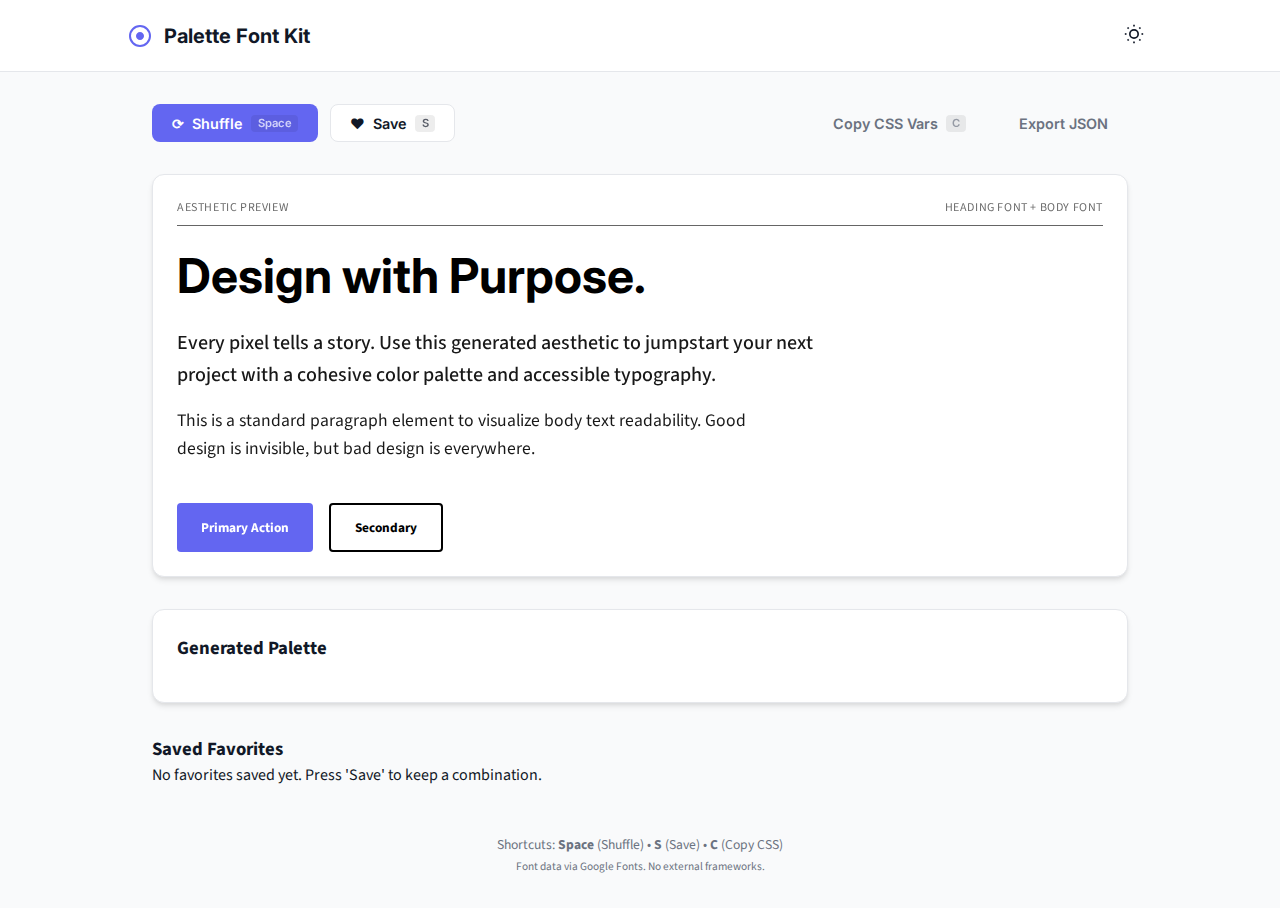
<file: first/index.html>
<!DOCTYPE html>
<html lang="en">
  <head>
    <meta charset="UTF-8" />
    <meta name="viewport" content="width=device-width, initial-scale=1.0" />
    <title>Palette Font Kit | Random Aesthetic Generator</title>
    <meta
      name="description"
      content="A tool for designers and developers to generate accessible color palettes and font pairings." />

    <link rel="preconnect" href="https://fonts.googleapis.com" />
    <link rel="preconnect" href="https://fonts.gstatic.com" crossorigin />
    <link
      href="https://fonts.googleapis.com/css2?family=Inter:wght@600;700&family=Source+Sans+3:wght@400;600&display=swap"
      rel="stylesheet" />

    <link id="dynamic-fonts" rel="stylesheet" href="" />
    <link rel="stylesheet" href="style.css" />
  </head>
  <body>
    <header class="app-header">
      <div class="header-content">
        <div class="logo">
          <svg width="24" height="24" viewBox="0 0 24 24" fill="none" xmlns="http://www.w3.org/2000/svg">
            <path
              d="M12 22C17.5228 22 22 17.5228 22 12C22 6.47715 17.5228 2 12 2C6.47715 2 2 6.47715 2 12C2 17.5228 6.47715 22 12 22Z"
              stroke="currentColor"
              stroke-width="2" />
            <path
              d="M16 12C16 14.2091 14.2091 16 12 16C9.79086 16 8 14.2091 8 12C8 9.79086 9.79086 8 12 8C14.2091 8 16 9.79086 16 12Z"
              fill="currentColor" />
          </svg>
          <h1>Palette Font Kit</h1>
        </div>
        <button id="theme-toggle" class="btn-icon" aria-label="Toggle Dark Mode" aria-pressed="false">
          <svg
            class="icon-sun"
            width="20"
            height="20"
            viewBox="0 0 24 24"
            fill="none"
            stroke="currentColor"
            stroke-width="2">
            <circle cx="12" cy="12" r="5"></circle>
            <line x1="12" y1="1" x2="12" y2="3"></line>
            <line x1="12" y1="21" x2="12" y2="23"></line>
            <line x1="4.22" y1="4.22" x2="5.64" y2="5.64"></line>
            <line x1="18.36" y1="18.36" x2="19.78" y2="19.78"></line>
            <line x1="1" y1="12" x2="3" y2="12"></line>
            <line x1="21" y1="12" x2="23" y2="12"></line>
            <line x1="4.22" y1="19.78" x2="5.64" y2="18.36"></line>
            <line x1="18.36" y1="5.64" x2="19.78" y2="4.22"></line>
          </svg>
          <svg
            class="icon-moon"
            width="20"
            height="20"
            viewBox="0 0 24 24"
            fill="none"
            stroke="currentColor"
            stroke-width="2"
            style="display: none">
            <path d="M21 12.79A9 9 0 1 1 11.21 3 7 7 0 0 0 21 12.79z"></path>
          </svg>
        </button>
      </div>
    </header>

    <main class="app-layout">
      <section class="controls" aria-label="Generator Controls">
        <div class="control-group">
          <button id="btn-shuffle" class="btn btn-primary">
            <span class="icon">⟳</span> Shuffle <span class="kbd">Space</span>
          </button>
          <button id="btn-save" class="btn btn-secondary">
            <span class="icon">♥</span> Save <span class="kbd">S</span>
          </button>
        </div>
        <div class="control-group">
          <button id="btn-copy-css" class="btn btn-outline">Copy CSS Vars <span class="kbd">C</span></button>
          <button id="btn-export-json" class="btn btn-outline">Export JSON</button>
        </div>
      </section>

      <section class="card preview-container" id="preview-card" aria-label="Live Preview">
        <div class="preview-header">
          <span class="badge">Aesthetic Preview</span>
          <div class="font-info">
            <span id="label-heading-font">Heading Font</span> +
            <span id="label-body-font">Body Font</span>
          </div>
        </div>
        <div class="preview-content">
          <h2 contenteditable="true">Design with Purpose.</h2>
          <p contenteditable="true" class="lead">
            Every pixel tells a story. Use this generated aesthetic to jumpstart your next project with a cohesive color
            palette and accessible typography.
          </p>
          <p contenteditable="true">
            This is a standard paragraph element to visualize body text readability. Good design is invisible, but bad
            design is everywhere.
          </p>
          <div class="preview-actions">
            <button class="preview-btn">Primary Action</button>
            <button class="preview-btn-sec">Secondary</button>
          </div>
        </div>
      </section>

      <section class="card palette-section" aria-label="Generated Palette">
        <h3>Generated Palette</h3>
        <div class="palette-grid" id="palette-grid"></div>
      </section>

      <section class="favorites-section" aria-label="Saved Favorites">
        <h3>Saved Favorites</h3>
        <div id="favorites-list" class="favorites-list">
          <p class="empty-state">No favorites saved yet. Press 'Save' to keep a combination.</p>
        </div>
      </section>
    </main>

    <footer class="app-footer">
      <p>
        Shortcuts: <strong>Space</strong> (Shuffle) &bull; <strong>S</strong> (Save) &bull; <strong>C</strong> (Copy
        CSS)
      </p>
      <p><small>Font data via Google Fonts. No external frameworks.</small></p>
    </footer>

    <div id="toast" class="toast" role="status" aria-hidden="true">Action Successful</div>

    <script>
      /* Paste JS Block Here */
    </script>
  </body>
</html>
</file>
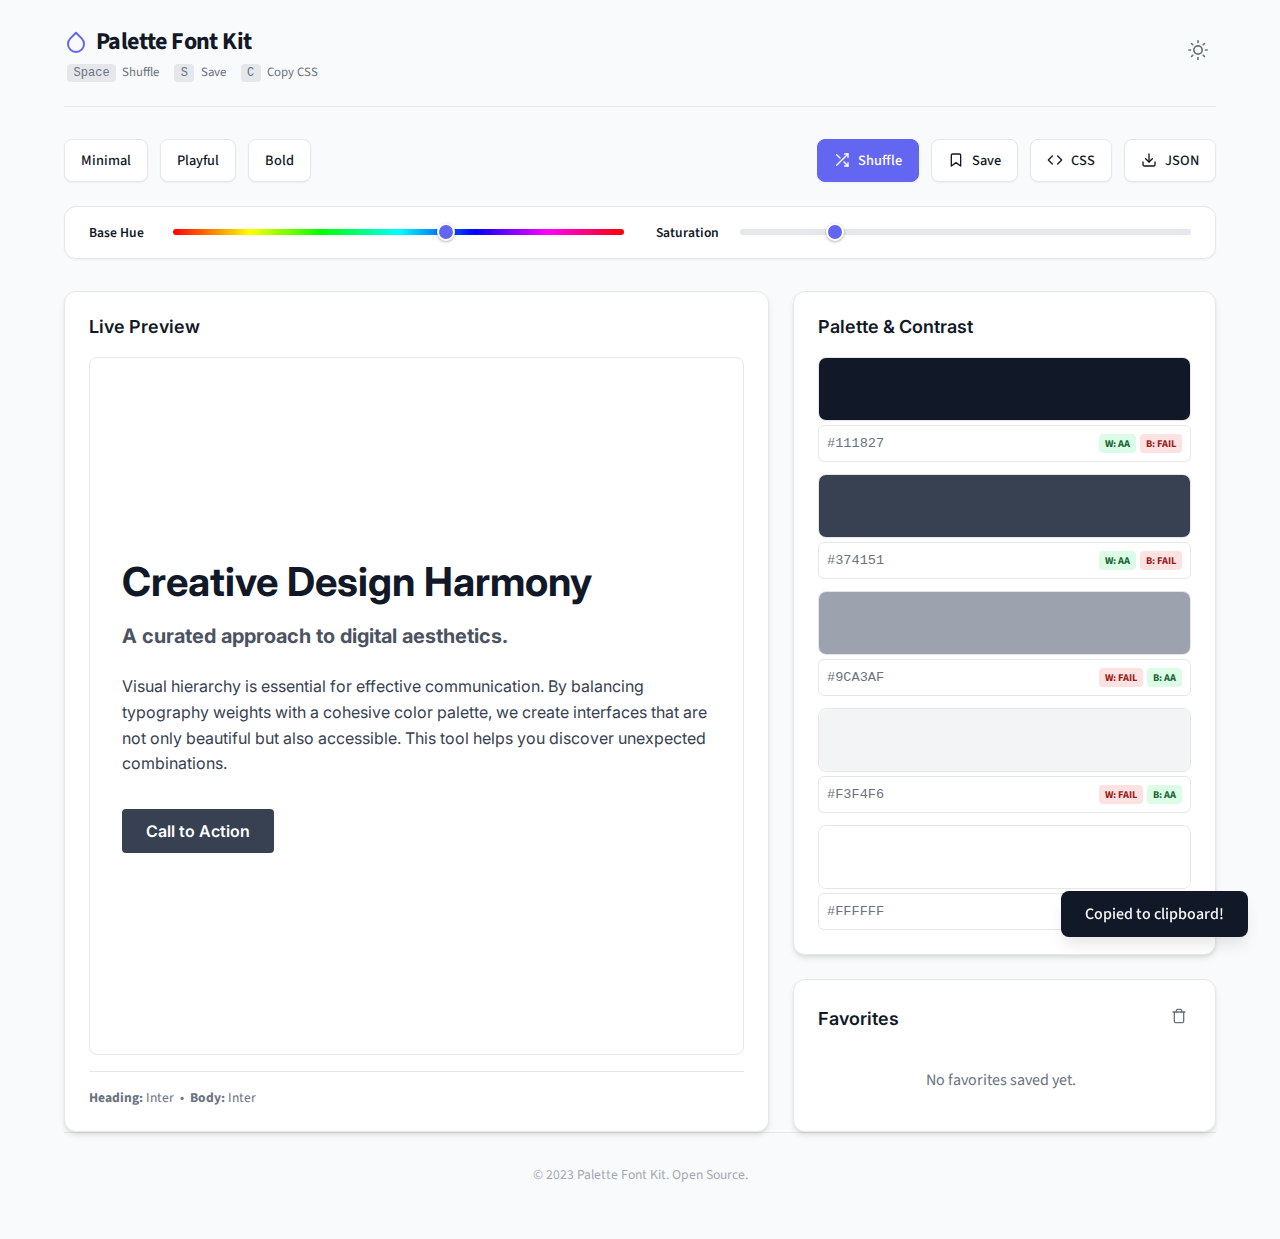
<file: second/index.html>
<!DOCTYPE html>
<html lang="en">
  <head>
    <meta charset="UTF-8" />
    <meta name="viewport" content="width=device-width, initial-scale=1.0" />
    <title>Palette Font Kit | Random Aesthetic Generator</title>
    <meta name="description" content="Generate accessible color palettes and font pairings." />

    <!-- UI Fonts: Inter and Source Sans 3 -->
    <link rel="preconnect" href="https://fonts.googleapis.com" />
    <link rel="preconnect" href="https://fonts.gstatic.com" crossorigin />
    <link rel="shortcut icon" href="../favicon.png" type="image/png" />
    <link
      href="https://fonts.googleapis.com/css2?family=Inter:wght@400;600;700&family=Source+Sans+3:wght@400;500;600&display=swap"
      rel="stylesheet" />

    <style>
      /* --- CSS Variables & Reset --- */
      :root {
        /* Light Theme Defaults */
        --bg-body: #f9fafb;
        --bg-card: #ffffff;
        --text-main: #111827;
        --text-muted: #6b7280;
        --border-color: #e5e7eb;
        --accent: #6366f1;
        --accent-hover: #4f46e5;
        --focus-ring: rgba(99, 102, 241, 0.4);
        --shadow: 0 4px 6px -1px rgba(0, 0, 0, 0.1), 0 2px 4px -1px rgba(0, 0, 0, 0.06);
        --radius: 12px;
        --transition: 0.2s cubic-bezier(0.4, 0, 0.2, 1);

        /* Badges */
        --badge-pass-bg: #dcfce7;
        --badge-pass-text: #166534;
        --badge-fail-bg: #fee2e2;
        --badge-fail-text: #991b1b;
      }

      /* Dark Theme Overrides */
      html.theme-dark {
        --bg-body: #111827; /* Darker than #1e1e1e for better contrast */
        --bg-card: #1f2937;
        --text-main: #f9fafb;
        --text-muted: #9ca3af;
        --border-color: #374151;
        --shadow: 0 4px 6px -1px rgba(0, 0, 0, 0.5);
      }

      * {
        box-sizing: border-box;
        margin: 0;
        padding: 0;
      }

      body {
        font-family: 'Source Sans 3', sans-serif;
        background-color: var(--bg-body);
        color: var(--text-main);
        transition: background-color var(--transition), color var(--transition);
        min-height: 100vh;
        display: flex;
        flex-direction: column;
      }

      h1,
      h2,
      h3,
      h4 {
        font-family: 'Inter', sans-serif;
      }
      button {
        cursor: pointer;
        font-family: inherit;
      }

      /* --- Layout --- */
      .container {
        max-width: 1200px;
        margin: 0 auto;
        padding: 1.5rem;
        width: 100%;
      }

      header {
        display: flex;
        justify-content: space-between;
        align-items: center;
        padding-bottom: 1.5rem;
        border-bottom: 1px solid var(--border-color);
        margin-bottom: 2rem;
      }

      .header-left {
        display: flex;
        flex-direction: column;
        gap: 0.25rem;
      }

      .logo {
        font-weight: 700;
        font-size: 1.5rem;
        letter-spacing: -0.025em;
        display: flex;
        align-items: center;
        gap: 0.5rem;
      }

      .logo svg {
        width: 24px;
        height: 24px;
        color: var(--accent);
      }

      .shortcuts-bar {
        font-size: 0.8rem;
        color: var(--text-muted);
        display: flex;
        align-items: center;
        gap: 0.75rem;
      }

      .header-actions {
        display: flex;
        align-items: center;
        gap: 1rem;
      }

      /* --- Controls --- */
      .controls-wrapper {
        display: flex;
        flex-direction: column;
        gap: 1.5rem;
        margin-bottom: 2rem;
      }

      .controls-bar {
        display: flex;
        flex-wrap: wrap;
        gap: 1rem;
        align-items: center;
        justify-content: space-between;
      }

      .tweak-panel {
        background: var(--bg-card);
        border: 1px solid var(--border-color);
        padding: 1rem 1.5rem;
        border-radius: var(--radius);
        display: flex;
        flex-wrap: wrap;
        gap: 2rem;
        align-items: center;
        box-shadow: 0 1px 2px rgba(0, 0, 0, 0.05);
      }

      .tweak-group {
        display: flex;
        align-items: center;
        gap: 1rem;
        flex: 1;
        min-width: 200px;
      }

      .tweak-label {
        font-size: 0.85rem;
        font-weight: 600;
        white-space: nowrap;
        width: 80px;
      }

      .range-input {
        width: 100%;
        height: 6px;
        border-radius: 3px;
        background: var(--border-color);
        outline: none;
        appearance: none;
        cursor: pointer;
      }

      /* Range Slider Styling */
      .range-input::-webkit-slider-thumb {
        -webkit-appearance: none;
        width: 18px;
        height: 18px;
        border-radius: 50%;
        background: var(--accent);
        cursor: pointer;
        border: 2px solid var(--bg-card);
        box-shadow: 0 1px 3px rgba(0, 0, 0, 0.3);
        transition: transform 0.1s;
      }

      .range-input::-webkit-slider-thumb:hover {
        transform: scale(1.1);
      }
      .range-input::-moz-range-thumb {
        width: 18px;
        height: 18px;
        border-radius: 50%;
        background: var(--accent);
        cursor: pointer;
        border: 2px solid var(--bg-card);
        box-shadow: 0 1px 3px rgba(0, 0, 0, 0.3);
      }

      /* Hue Gradient Background for Hue Slider */
      #hue-slider {
        background: linear-gradient(
          to right,
          #ff0000 0%,
          #ffff00 17%,
          #00ff00 33%,
          #00ffff 50%,
          #0000ff 67%,
          #ff00ff 83%,
          #ff0000 100%
        );
      }

      .btn-group {
        display: flex;
        gap: 0.75rem;
        flex-wrap: wrap;
      }

      .btn {
        background: var(--bg-card);
        border: 1px solid var(--border-color);
        color: var(--text-main);
        padding: 0.625rem 1rem;
        border-radius: 8px;
        font-weight: 500;
        font-size: 0.9rem;
        transition: all var(--transition);
        display: inline-flex;
        align-items: center;
        gap: 0.5rem;
        box-shadow: 0 1px 2px rgba(0, 0, 0, 0.05);
      }

      .btn:hover {
        border-color: var(--accent);
        color: var(--accent);
        transform: translateY(-1px);
      }

      .btn:focus-visible {
        outline: 2px solid var(--accent);
        outline-offset: 2px;
      }

      .btn-primary {
        background: var(--accent);
        color: white;
        border-color: var(--accent);
      }

      .btn-primary:hover {
        background: var(--accent-hover);
        color: white;
      }

      .theme-toggle {
        background: none;
        border: none;
        color: var(--text-muted);
        padding: 0.5rem;
      }

      .theme-toggle:hover {
        color: var(--text-main);
      }

      /* --- Grid Layout --- */
      .dashboard-grid {
        display: grid;
        grid-template-columns: 1fr;
        gap: 1.5rem;
      }

      @media (min-width: 900px) {
        .dashboard-grid {
          grid-template-columns: 2fr 1.2fr;
          grid-template-rows: auto auto;
        }
        .preview-section {
          grid-column: 1;
          grid-row: 1 / span 2;
        }
        .palette-section {
          grid-column: 2;
        }
        .favorites-section {
          grid-column: 2;
        }
      }

      .card {
        background: var(--bg-card);
        border-radius: var(--radius);
        box-shadow: var(--shadow);
        padding: 1.5rem;
        border: 1px solid var(--border-color);
        height: 100%;
        display: flex;
        flex-direction: column;
      }

      .card-header {
        display: flex;
        justify-content: space-between;
        align-items: center;
        margin-bottom: 1.25rem;
      }

      .card-title {
        font-size: 1.125rem;
        font-weight: 600;
      }

      /* --- Palette Section --- */
      .palette-grid {
        display: grid;
        gap: 0.75rem;
      }

      .swatch-row {
        display: flex;
        align-items: stretch;
        height: 4rem;
        border-radius: 8px;
        overflow: hidden;
        border: 1px solid rgba(0, 0, 0, 0.1);
      }

      /* Interactive Swatch */
      .color-block {
        flex: 1;
        position: relative;
        cursor: copy;
        transition: transform 0.15s ease;
      }

      .color-block:hover {
        flex: 1.2;
      }
      .color-block:focus-visible {
        outline: 2px solid var(--text-main);
        z-index: 10;
      }

      .color-info {
        display: flex;
        justify-content: space-between;
        align-items: center;
        padding: 0.5rem;
        background: var(--bg-card);
        border: 1px solid var(--border-color);
        border-radius: 6px;
        margin-top: 0.25rem;
      }

      .color-hex {
        font-family: monospace;
        font-size: 0.85rem;
        color: var(--text-muted);
      }

      .contrast-badges {
        display: flex;
        gap: 0.25rem;
      }

      .badge {
        font-size: 0.65rem;
        padding: 0.125rem 0.375rem;
        border-radius: 4px;
        font-weight: 700;
        text-transform: uppercase;
      }

      .badge.pass {
        background: var(--badge-pass-bg);
        color: var(--badge-pass-text);
      }
      .badge.fail {
        background: var(--badge-fail-bg);
        color: var(--badge-fail-text);
      }

      /* --- Preview Section --- */
      /* Neutral white canvas for preview to ensure color accuracy */
      .preview-canvas {
        background: #ffffff;
        border: 1px solid #e5e7eb;
        border-radius: 8px;
        padding: 2rem;
        flex-grow: 1;
        display: flex;
        flex-direction: column;
        justify-content: center;
        min-height: 300px;
        transition: opacity 0.3s ease;
      }

      /* Generated Content Styles - Targeted via ID */
      #preview-heading {
        line-height: 1.2;
        margin-bottom: 1rem;
        font-size: 2.5rem;
        transition: color 0.3s ease;
      }

      #preview-subhead {
        font-size: 1.25rem;
        margin-bottom: 1.5rem;
        opacity: 0.9;
        line-height: 1.4;
      }

      #preview-body {
        line-height: 1.6;
        margin-bottom: 2rem;
        max-width: 65ch;
      }

      #preview-btn {
        padding: 0.75rem 1.5rem;
        border: none;
        border-radius: 4px; /* Default slightly sharper */
        font-size: 1rem;
        font-weight: 600;
        cursor: default; /* It's a sample */
        display: inline-block;
      }

      .font-meta {
        margin-top: 1rem;
        font-size: 0.85rem;
        color: var(--text-muted);
        border-top: 1px solid var(--border-color);
        padding-top: 1rem;
      }

      /* --- Favorites --- */
      .favorites-list {
        list-style: none;
        max-height: 250px;
        overflow-y: auto;
        padding-right: 0.5rem;
      }

      .fav-item {
        display: flex;
        justify-content: space-between;
        align-items: center;
        padding: 0.75rem;
        border: 1px solid var(--border-color);
        border-radius: 8px;
        margin-bottom: 0.5rem;
        background: var(--bg-body);
        transition: border-color 0.2s;
      }

      .fav-item:hover {
        border-color: var(--accent);
      }

      .fav-preview {
        display: flex;
        flex-direction: column;
        gap: 0.25rem;
      }

      .fav-colors {
        display: flex;
        gap: 2px;
      }

      .fav-swatch {
        width: 16px;
        height: 16px;
        border-radius: 2px;
      }

      .fav-fonts {
        font-size: 0.75rem;
        color: var(--text-muted);
      }

      .fav-actions {
        display: flex;
        gap: 0.5rem;
      }

      .icon-btn {
        background: none;
        border: none;
        color: var(--text-muted);
        padding: 0.25rem;
        border-radius: 4px;
      }

      .icon-btn:hover {
        background: rgba(0, 0, 0, 0.05);
        color: var(--text-main);
      }
      .icon-btn.delete:hover {
        color: #ef4444;
        background: #fee2e2;
      }

      /* --- Toast Notification --- */
      #toast {
        position: fixed;
        bottom: 2rem;
        right: 2rem;
        background: var(--text-main);
        color: var(--bg-body);
        padding: 0.75rem 1.5rem;
        border-radius: 8px;
        font-weight: 500;
        transform: translateY(150%);
        transition: transform 0.3s cubic-bezier(0.175, 0.885, 0.32, 1.275);
        z-index: 100;
        box-shadow: 0 10px 15px -3px rgba(0, 0, 0, 0.1);
      }

      #toast.show {
        transform: translateY(0);
      }

      footer {
        margin-top: auto;
        padding: 2rem 0;
        text-align: center;
        font-size: 0.85rem;
        color: var(--text-muted);
        border-top: 1px solid var(--border-color);
      }

      .shortcut-hint {
        display: inline-block;
        background: var(--border-color);
        padding: 0.1rem 0.4rem;
        border-radius: 4px;
        font-family: monospace;
        font-size: 0.75rem;
        margin: 0 0.2rem;
      }

      /* --- Responsive Adjustments --- */
      @media (max-width: 640px) {
        .shortcuts-bar {
          display: none;
        } /* Hidden on mobile */
        .controls-bar {
          flex-direction: column;
          align-items: stretch;
        }
        .btn-group {
          justify-content: center;
          width: 100%;
        }
        .btn {
          flex: 1;
          justify-content: center;
        }
        h1 {
          font-size: 1.25rem;
        }
        #preview-heading {
          font-size: 1.75rem;
        }
        .tweak-panel {
          flex-direction: column;
          align-items: stretch;
          gap: 1rem;
        }
      }

      @media (prefers-reduced-motion: reduce) {
        * {
          transition: none !important;
          animation: none !important;
        }
      }
    </style>
  </head>
  <body>
    <div class="container">
      <header>
        <div class="header-left">
          <div class="logo">
            <svg
              xmlns="http://www.w3.org/2000/svg"
              viewBox="0 0 24 24"
              fill="none"
              stroke="currentColor"
              stroke-width="2"
              stroke-linecap="round"
              stroke-linejoin="round">
              <path d="M12 2.69l5.66 5.66a8 8 0 1 1-11.31 0z"></path>
            </svg>
            Palette Font Kit
          </div>
          <!-- Moved shortcuts here, hidden on mobile via CSS -->
          <div class="shortcuts-bar">
            <span><span class="shortcut-hint">Space</span> Shuffle</span>
            <span><span class="shortcut-hint">S</span> Save</span>
            <span><span class="shortcut-hint">C</span> Copy CSS</span>
          </div>
        </div>

        <div class="header-actions">
          <button id="theme-btn" class="theme-toggle" aria-label="Toggle Dark Mode">
            <svg
              xmlns="http://www.w3.org/2000/svg"
              width="20"
              height="20"
              viewBox="0 0 24 24"
              fill="none"
              stroke="currentColor"
              stroke-width="2"
              stroke-linecap="round"
              stroke-linejoin="round">
              <circle cx="12" cy="12" r="5" />
              <path
                d="M12 1v2M12 21v2M4.22 4.22l1.42 1.42M18.36 18.36l1.42 1.42M1 12h2M21 12h2M4.22 19.78l1.42-1.42M18.36 5.64l1.42-1.42" />
            </svg>
          </button>
        </div>
      </header>

      <main>
        <div class="controls-wrapper">
          <section class="controls-bar">
            <!-- Defaults -->
            <div class="btn-group">
              <button class="btn" onclick="app.loadPreset('minimal')">Minimal</button>
              <button class="btn" onclick="app.loadPreset('playful')">Playful</button>
              <button class="btn" onclick="app.loadPreset('bold')">Bold</button>
            </div>

            <!-- Main Actions -->
            <div class="btn-group">
              <button class="btn btn-primary" id="shuffle-btn">
                <svg
                  width="16"
                  height="16"
                  viewBox="0 0 24 24"
                  fill="none"
                  stroke="currentColor"
                  stroke-width="2"
                  stroke-linecap="round"
                  stroke-linejoin="round">
                  <polyline points="16 3 21 3 21 8"></polyline>
                  <line x1="4" y1="20" x2="21" y2="3"></line>
                  <polyline points="21 16 21 21 16 21"></polyline>
                  <line x1="15" y1="15" x2="21" y2="21"></line>
                  <line x1="4" y1="4" x2="9" y2="9"></line>
                </svg>
                Shuffle
              </button>
              <button class="btn" id="save-btn" title="Save to Favorites (S)">
                <svg
                  width="16"
                  height="16"
                  viewBox="0 0 24 24"
                  fill="none"
                  stroke="currentColor"
                  stroke-width="2"
                  stroke-linecap="round"
                  stroke-linejoin="round">
                  <path d="M19 21l-7-5-7 5V5a2 2 0 0 1 2-2h10a2 2 0 0 1 2 2z"></path>
                </svg>
                Save
              </button>
              <button class="btn" id="copy-css-btn" title="Copy CSS Variables (C)">
                <svg
                  width="16"
                  height="16"
                  viewBox="0 0 24 24"
                  fill="none"
                  stroke="currentColor"
                  stroke-width="2"
                  stroke-linecap="round"
                  stroke-linejoin="round">
                  <polyline points="16 18 22 12 16 6"></polyline>
                  <polyline points="8 6 2 12 8 18"></polyline>
                </svg>
                CSS
              </button>
              <button class="btn" id="export-json-btn">
                <svg
                  width="16"
                  height="16"
                  viewBox="0 0 24 24"
                  fill="none"
                  stroke="currentColor"
                  stroke-width="2"
                  stroke-linecap="round"
                  stroke-linejoin="round">
                  <path d="M21 15v4a2 2 0 0 1-2 2H5a2 2 0 0 1-2-2v-4"></path>
                  <polyline points="7 10 12 15 17 10"></polyline>
                  <line x1="12" y1="15" x2="12" y2="3"></line>
                </svg>
                JSON
              </button>
            </div>
          </section>

          <!-- Tweaks Section -->
          <section class="tweak-panel">
            <div class="tweak-group">
              <label for="hue-slider" class="tweak-label">Base Hue</label>
              <input type="range" id="hue-slider" class="range-input" min="0" max="360" value="0" />
            </div>
            <div class="tweak-group">
              <label for="sat-slider" class="tweak-label">Saturation</label>
              <input type="range" id="sat-slider" class="range-input" min="0" max="100" value="50" />
            </div>
          </section>
        </div>

        <div class="dashboard-grid">
          <!-- Preview Section -->
          <section class="preview-section">
            <div class="card">
              <div class="card-header">
                <h2 class="card-title">Live Preview</h2>
              </div>
              <!-- The canvas is always white/neutral for accurate color rep -->
              <div class="preview-canvas" id="preview-container">
                <h1 id="preview-heading">Creative Design Harmony</h1>
                <h3 id="preview-subhead">A curated approach to digital aesthetics.</h3>
                <p id="preview-body">
                  Visual hierarchy is essential for effective communication. By balancing typography weights with a
                  cohesive color palette, we create interfaces that are not only beautiful but also accessible. This
                  tool helps you discover unexpected combinations.
                </p>
                <div>
                  <button id="preview-btn">Call to Action</button>
                </div>
              </div>
              <div class="font-meta" id="font-meta">
                <!-- Populated by JS -->
              </div>
            </div>
          </section>

          <!-- Palette Info -->
          <section class="palette-section">
            <div class="card">
              <div class="card-header">
                <h2 class="card-title">Palette & Contrast</h2>
              </div>
              <div class="palette-grid" id="palette-grid">
                <!-- Populated by JS -->
              </div>
            </div>
          </section>

          <!-- Favorites -->
          <section class="favorites-section">
            <div class="card" style="max-height: 400px">
              <div class="card-header">
                <h2 class="card-title">Favorites</h2>
                <button class="icon-btn" id="clear-favs" title="Clear all" aria-label="Clear all favorites">
                  <svg
                    width="16"
                    height="16"
                    viewBox="0 0 24 24"
                    fill="none"
                    stroke="currentColor"
                    stroke-width="2"
                    stroke-linecap="round"
                    stroke-linejoin="round">
                    <polyline points="3 6 5 6 21 6"></polyline>
                    <path d="M19 6v14a2 2 0 0 1-2 2H7a2 2 0 0 1-2-2V6m3 0V4a2 2 0 0 1 2-2h4a2 2 0 0 1 2 2v2"></path>
                  </svg>
                </button>
              </div>
              <ul class="favorites-list" id="favorites-list">
                <!-- Populated by JS -->
                <li style="text-align: center; color: var(--text-muted); padding: 1rem">No favorites saved yet.</li>
              </ul>
            </div>
          </section>
        </div>
      </main>

      <footer>
        <p style="opacity: 0.6">&copy; 2023 Palette Font Kit. Open Source.</p>
      </footer>
    </div>

    <div id="toast">Copied to clipboard!</div>

    <script>
      /**
       * Application Logic
       * Pure Vanilla JS, no dependencies.
       */

      const FONT_LIBRARY = [
        { name: 'Roboto', category: 'sans-serif' },
        { name: 'Open Sans', category: 'sans-serif' },
        { name: 'Montserrat', category: 'sans-serif' },
        { name: 'Playfair Display', category: 'serif' },
        { name: 'Lato', category: 'sans-serif' },
        { name: 'Merriweather', category: 'serif' },
        { name: 'Poppins', category: 'sans-serif' },
        { name: 'Nunito', category: 'sans-serif' },
        { name: 'Raleway', category: 'sans-serif' },
        { name: 'Oswald', category: 'sans-serif' },
        { name: 'Lora', category: 'serif' },
        { name: 'Ubuntu', category: 'sans-serif' },
        { name: 'Inter', category: 'sans-serif' },
        { name: 'Rubik', category: 'sans-serif' },
        { name: 'Work Sans', category: 'sans-serif' },
        { name: 'DM Sans', category: 'sans-serif' },
        { name: 'PT Serif', category: 'serif' },
        { name: 'Quicksand', category: 'sans-serif' },
        { name: 'Karla', category: 'sans-serif' },
        { name: 'Arvo', category: 'serif' },
      ];

      const PRESETS = {
        minimal: {
          // Need to reverse-engineer HSL roughly for sliders or just ignore logic for presets
          // For simplicity, we just set sliders to 0/0 visually when preset loads, or guess
          hue: 220,
          saturation: 20,
          palette: ['#111827', '#374151', '#9CA3AF', '#F3F4F6', '#FFFFFF'],
          fonts: { heading: 'Inter', body: 'Inter' },
        },
        playful: {
          hue: 260,
          saturation: 80,
          palette: ['#4C1D95', '#8B5CF6', '#F472B6', '#FDE047', '#FFFBEB'],
          fonts: { heading: 'Quicksand', body: 'Nunito' },
        },
        bold: {
          hue: 0,
          saturation: 90,
          palette: ['#000000', '#D00000', '#FFBA08', '#3F88C5', '#F8F9FA'],
          fonts: { heading: 'Oswald', body: 'Roboto' },
        },
      };

      const app = (() => {
        // State
        let state = {
          hue: 200,
          saturation: 60,
          palette: [],
          fonts: { heading: '', body: '' },
          favorites: [],
          theme: 'light',
        };

        // DOM Elements
        const els = {
          paletteGrid: document.getElementById('palette-grid'),
          previewHeading: document.getElementById('preview-heading'),
          previewSubhead: document.getElementById('preview-subhead'),
          previewBody: document.getElementById('preview-body'),
          previewBtn: document.getElementById('preview-btn'),
          fontMeta: document.getElementById('font-meta'),
          favoritesList: document.getElementById('favorites-list'),
          toast: document.getElementById('toast'),
          html: document.documentElement,
          hueSlider: document.getElementById('hue-slider'),
          satSlider: document.getElementById('sat-slider'),
        };

        // --- Core Functions ---

        function init() {
          // Load from Storage
          const savedSettings = localStorage.getItem('aesthetic.settings');
          if (savedSettings) {
            const settings = JSON.parse(savedSettings);
            setTheme(settings.theme || 'light');
          }

          const savedFavs = localStorage.getItem('aesthetic.favorites');
          if (savedFavs) {
            state.favorites = JSON.parse(savedFavs);
            renderFavorites();
          }

          // Start with Minimal
          loadPreset('minimal');

          // Event Listeners
          document.getElementById('shuffle-btn').addEventListener('click', shuffle);
          document.getElementById('save-btn').addEventListener('click', saveFavorite);
          document.getElementById('copy-css-btn').addEventListener('click', copyCSS);
          document.getElementById('export-json-btn').addEventListener('click', exportJSON);
          document.getElementById('theme-btn').addEventListener('click', toggleTheme);
          document.getElementById('clear-favs').addEventListener('click', clearFavorites);

          // Tweak Listeners
          els.hueSlider.addEventListener('input', (e) => {
            state.hue = parseInt(e.target.value);
            updatePaletteFromState();
          });
          els.satSlider.addEventListener('input', (e) => {
            state.saturation = parseInt(e.target.value);
            updatePaletteFromState();
          });

          // Keyboard Shortcuts
          document.addEventListener('keydown', (e) => {
            // Ignore if in input
            if (e.target.tagName === 'INPUT' || e.target.tagName === 'TEXTAREA') return;

            if (e.code === 'Space') {
              e.preventDefault();
              shuffle();
            } else if (e.key.toLowerCase() === 's') {
              saveFavorite();
            } else if (e.key.toLowerCase() === 'c') {
              copyCSS();
            }
          });
        }

        // --- Logic: Colors ---

        function generateRandomValues() {
          state.hue = Math.floor(Math.random() * 360);
          state.saturation = Math.floor(Math.random() * 40) + 40; // 40-80%
        }

        function updatePaletteFromState() {
          const h = state.hue;
          const s = state.saturation;

          // Sync UI sliders if they aren't the source of the event
          // (We just always update them for simplicity in non-input triggers)
          els.hueSlider.value = h;
          els.satSlider.value = s;

          const colors = [];

          // 0: Dark text/bg (low lightness)
          colors.push(HSLtoHex(h, s, 10));

          // 1: Main brand (medium lightness)
          colors.push(HSLtoHex(h, s, 45));

          // 2: Secondary/Accent (Shift hue 30deg, lighter)
          colors.push(HSLtoHex((h + 30) % 360, s, 60));

          // 3: Light accent (Desaturated or lighter)
          colors.push(HSLtoHex(h, Math.max(0, s - 10), 85));

          // 4: Background (Very light)
          colors.push(HSLtoHex(h, 10, 97));

          state.palette = colors;
          applyState();
        }

        function HSLtoHex(h, s, l) {
          l /= 100;
          const a = (s * Math.min(l, 1 - l)) / 100;
          const f = (n) => {
            const k = (n + h / 30) % 12;
            const color = l - a * Math.max(Math.min(k - 3, 9 - k, 1), -1);
            return Math.round(255 * color)
              .toString(16)
              .padStart(2, '0');
          };
          return `#${f(0)}${f(8)}${f(4)}`;
        }

        // --- Logic: Fonts ---

        function pickFontPair() {
          const heading = FONT_LIBRARY[Math.floor(Math.random() * FONT_LIBRARY.length)];
          let body;

          if (heading.category === 'serif') {
            const sansList = FONT_LIBRARY.filter((f) => f.category === 'sans-serif');
            body = sansList[Math.floor(Math.random() * sansList.length)];
          } else {
            const remaining = FONT_LIBRARY.filter((f) => f.name !== heading.name);
            body = remaining[Math.floor(Math.random() * remaining.length)];
          }

          return { heading: heading.name, body: body.name };
        }

        function loadGoogleFont(fontName) {
          const id = `font-${fontName.replace(/\s+/g, '-')}`;
          if (!document.getElementById(id)) {
            const link = document.createElement('link');
            link.id = id;
            link.rel = 'stylesheet';
            link.href = `https://fonts.googleapis.com/css2?family=${fontName.replace(
              /\s+/g,
              '+'
            )}:wght@400;700&display=swap`;
            document.head.appendChild(link);
          }
        }

        // --- Logic: Contrast (WCAG 2.1) ---

        function getLuminance(hex) {
          const rgb = parseInt(hex.slice(1), 16);
          const r = ((rgb >> 16) & 0xff) / 255;
          const g = ((rgb >> 8) & 0xff) / 255;
          const b = ((rgb >> 0) & 0xff) / 255;

          const a = [r, g, b].map((v) => {
            return v <= 0.03928 ? v / 12.92 : Math.pow((v + 0.055) / 1.055, 2.4);
          });
          return a[0] * 0.2126 + a[1] * 0.7152 + a[2] * 0.0722;
        }

        function getContrastRatio(hex1, hex2) {
          const lum1 = getLuminance(hex1);
          const lum2 = getLuminance(hex2);
          const brightest = Math.max(lum1, lum2);
          const darkest = Math.min(lum1, lum2);
          return (brightest + 0.05) / (darkest + 0.05);
        }

        // --- Actions ---

        function shuffle() {
          generateRandomValues();
          state.fonts = pickFontPair();
          updatePaletteFromState();
        }

        function loadPreset(name) {
          const preset = PRESETS[name];
          state.palette = [...preset.palette];
          state.fonts = { ...preset.fonts };

          // Update sliders to match preset approximates
          if (preset.hue !== undefined) state.hue = preset.hue;
          if (preset.saturation !== undefined) state.saturation = preset.saturation;

          // Manually apply since palette is predefined
          els.hueSlider.value = state.hue;
          els.satSlider.value = state.saturation;

          applyState();
        }

        function applyState() {
          // Load Fonts
          loadGoogleFont(state.fonts.heading);
          loadGoogleFont(state.fonts.body);

          // Update Preview CSS
          els.previewHeading.style.fontFamily = `"${state.fonts.heading}", serif`;
          els.previewSubhead.style.fontFamily = `"${state.fonts.heading}", serif`;
          els.previewBody.style.fontFamily = `"${state.fonts.body}", sans-serif`;

          const c = state.palette;

          // Apply to Preview Canvas
          els.previewHeading.style.color = c[0];
          els.previewSubhead.style.color = c[1];
          els.previewBody.style.color = c[1];

          // Button styles
          els.previewBtn.style.backgroundColor = c[1];
          els.previewBtn.style.color = getContrastRatio(c[1], '#ffffff') > 3 ? '#ffffff' : '#000000';
          els.previewBtn.style.fontFamily = `"${state.fonts.body}", sans-serif`;

          // Meta Info
          els.fontMeta.innerHTML = `<strong>Heading:</strong> ${state.fonts.heading} &nbsp;•&nbsp; <strong>Body:</strong> ${state.fonts.body}`;

          renderPaletteUI();
        }

        function renderPaletteUI() {
          els.paletteGrid.innerHTML = '';

          state.palette.forEach((hex, index) => {
            const whiteRatio = getContrastRatio(hex, '#FFFFFF');
            const blackRatio = getContrastRatio(hex, '#000000');

            const whitePass = whiteRatio >= 4.5 ? 'AA' : 'Fail';
            const blackPass = blackRatio >= 4.5 ? 'AA' : 'Fail';
            const whiteClass = whiteRatio >= 4.5 ? 'pass' : 'fail';
            const blackClass = blackRatio >= 4.5 ? 'pass' : 'fail';

            const labelColor = whiteRatio > blackRatio ? '#ffffff' : '#000000';

            const row = document.createElement('div');
            row.className = 'palette-item';
            row.innerHTML = `
                    <div class="swatch-row">
                        <div class="color-block" 
                             style="background-color: ${hex}; color: ${labelColor}" 
                             role="button" 
                             tabindex="0"
                             aria-label="Color ${hex}. Click to copy."
                             onclick="app.copy('${hex}')"
                             onkeydown="if(event.key === 'Enter') app.copy('${hex}')">
                        </div>
                    </div>
                    <div class="color-info">
                        <span class="color-hex">${hex}</span>
                        <div class="contrast-badges">
                            <span class="badge ${whiteClass}" title="Contrast vs White: ${whiteRatio.toFixed(
              2
            )}">W: ${whitePass}</span>
                            <span class="badge ${blackClass}" title="Contrast vs Black: ${blackRatio.toFixed(
              2
            )}">B: ${blackPass}</span>
                        </div>
                    </div>
                `;
            els.paletteGrid.appendChild(row);
          });
        }

        function saveFavorite() {
          const combo = {
            id: Date.now(),
            palette: [...state.palette],
            fonts: { ...state.fonts },
            hue: state.hue,
            saturation: state.saturation,
          };
          state.favorites.unshift(combo);
          localStorage.setItem('aesthetic.favorites', JSON.stringify(state.favorites));
          renderFavorites();
          showToast('Saved to favorites');
        }

        function clearFavorites() {
          if (state.favorites.length === 0) return;
          state.favorites = [];
          localStorage.setItem('aesthetic.favorites', JSON.stringify(state.favorites));
          renderFavorites();
          showToast('All favorites cleared');
        }

        function renderFavorites() {
          els.favoritesList.innerHTML = '';
          if (state.favorites.length === 0) {
            els.favoritesList.innerHTML =
              '<li style="text-align: center; color: var(--text-muted); padding: 1rem;">No favorites saved yet.</li>';
            return;
          }

          state.favorites.forEach((fav) => {
            const li = document.createElement('li');
            li.className = 'fav-item';

            const swatchesHtml = fav.palette
              .map((c) => `<div class="fav-swatch" style="background-color: ${c}"></div>`)
              .join('');

            li.innerHTML = `
                    <div class="fav-preview">
                        <div class="fav-colors">${swatchesHtml}</div>
                        <div class="fav-fonts">${fav.fonts.heading} / ${fav.fonts.body}</div>
                    </div>
                    <div class="fav-actions">
                        <button class="icon-btn" onclick="app.loadFav(${fav.id})" title="Load">
                            <svg width="16" height="16" viewBox="0 0 24 24" fill="none" stroke="currentColor" stroke-width="2"><path d="M5 12h14M12 5l7 7-7 7"/></svg>
                        </button>
                        <button class="icon-btn delete" onclick="app.deleteFav(${fav.id})" title="Delete">
                            <svg width="16" height="16" viewBox="0 0 24 24" fill="none" stroke="currentColor" stroke-width="2"><polyline points="3 6 5 6 21 6"></polyline><path d="M19 6v14a2 2 0 0 1-2 2H7a2 2 0 0 1-2-2V6m3 0V4a2 2 0 0 1 2-2h4a2 2 0 0 1 2 2v2"></path></svg>
                        </button>
                    </div>
                `;
            els.favoritesList.appendChild(li);
          });
        }

        // --- Utilities ---

        function showToast(msg) {
          els.toast.textContent = msg;
          els.toast.classList.add('show');
          setTimeout(() => els.toast.classList.remove('show'), 2000);
        }

        function copy(text) {
          const textArea = document.createElement('textarea');
          textArea.value = text;
          textArea.style.position = 'fixed';
          document.body.appendChild(textArea);
          textArea.focus();
          textArea.select();

          try {
            const successful = document.execCommand('copy');
            if (successful) showToast(`Copied ${text}`);
          } catch (err) {
            console.error('Fallback: Oops, unable to copy', err);
          }

          document.body.removeChild(textArea);
        }

        function copyCSS() {
          const css = `
/* CSS Variables */
:root {
    --color-primary: ${state.palette[1]};
    --color-secondary: ${state.palette[2]};
    --color-accent: ${state.palette[3]};
    --color-bg: ${state.palette[4]};
    --color-text: ${state.palette[0]};
    
    --font-heading: '${state.fonts.heading}', serif;
    --font-body: '${state.fonts.body}', sans-serif;
}
            `.trim();
          copy(css);
          showToast('CSS variables copied!');
        }

        function exportJSON() {
          const data = {
            palette: state.palette,
            fonts: state.fonts,
            settings: { hue: state.hue, saturation: state.saturation },
            exportedAt: new Date().toISOString(),
          };
          copy(JSON.stringify(data, null, 2));
          showToast('JSON copied to clipboard!');
        }

        function toggleTheme() {
          const newTheme = state.theme === 'light' ? 'dark' : 'light';
          state.theme = newTheme;
          setTheme(newTheme);
          localStorage.setItem('aesthetic.settings', JSON.stringify({ theme: newTheme }));
        }

        function setTheme(theme) {
          if (theme === 'dark') {
            els.html.classList.add('theme-dark');
          } else {
            els.html.classList.remove('theme-dark');
          }
          state.theme = theme;
        }

        return {
          init,
          loadPreset,
          copy,
          loadFav: (id) => {
            const fav = state.favorites.find((f) => f.id === id);
            if (fav) {
              state.palette = [...fav.palette];
              state.fonts = { ...fav.fonts };
              if (fav.hue !== undefined) state.hue = fav.hue;
              if (fav.saturation !== undefined) state.saturation = fav.saturation;
              els.hueSlider.value = state.hue;
              els.satSlider.value = state.saturation;
              applyState();
            }
          },
          deleteFav: (id) => {
            state.favorites = state.favorites.filter((f) => f.id !== id);
            localStorage.setItem('aesthetic.favorites', JSON.stringify(state.favorites));
            renderFavorites();
          },
          copyCSS,
          exportJSON,
          toggleTheme,
        };
      })();

      document.addEventListener('DOMContentLoaded', app.init); // Changed from App to app earlier in module definition, but missed the listener here? No, I defined `const app` above, so I need to check the listener line. Wait, I see I defined `const app` but the listener still says `App.init`. I need to change that.

      // Fixing the last line to match the lowercase 'app' variable name
      document.addEventListener('DOMContentLoaded', app.init);
    </script>
  </body>
</html>
</file>
<file: first/style.css>
/* --- Variables & Reset --- */
:root {
    /* App Shell Colors (Neutral) */
    --ui-bg           : #f9fafb;
    --ui-surface      : #ffffff;
    --ui-text         : #111827;
    --ui-text-muted   : #6b7280;
    --ui-border       : #e5e7eb;
    --ui-accent       : #6366f1;
    --ui-accent-hover : #4f46e5;
    --ui-danger       : #ef4444;

    /* Spacing & Layout */
    --radius    : 12px;
    --shadow    : 0 4px 6px -1px rgba(0, 0, 0, 0.1), 0 2px 4px -1px rgba(0, 0, 0, 0.06);
    --container : 1024px;

    /* Fonts for UI */
    --font-ui-heading : 'Inter', sans-serif;
    --font-ui-body    : 'Source Sans 3', sans-serif;
}

/* Dark Theme Overrides */
html.theme-dark {
    --ui-bg         : #111827;
    /* Darker than #1e1e1e for depth */
    --ui-surface    : #1f2937;
    --ui-text       : #f9fafb;
    --ui-text-muted : #9ca3af;
    --ui-border     : #374151;
}

* {
    box-sizing : border-box;
    margin     : 0;
    padding    : 0;
}

body {
    background-color : var(--ui-bg);
    color            : var(--ui-text);
    font-family      : var(--font-ui-body);
    line-height      : 1.5;
    transition       : background-color 0.3s ease, color 0.3s ease;
}

/* --- Layout --- */
.app-header {
    background    : var(--ui-surface);
    border-bottom : 1px solid var(--ui-border);
    padding       : 1rem 1.5rem;
}

.header-content {
    max-width       : var(--container);
    margin          : 0 auto;
    display         : flex;
    justify-content : space-between;
    align-items     : center;
}

.logo {
    display     : flex;
    align-items : center;
    gap         : 0.75rem;
    color       : var(--ui-accent);
}

.logo h1 {
    font-family : var(--font-ui-heading);
    font-size   : 1.25rem;
    color       : var(--ui-text);
}

.app-layout {
    max-width             : var(--container);
    margin                : 2rem auto;
    padding               : 0 1.5rem;
    display               : grid;
    gap                   : 2rem;
    grid-template-columns : 1fr;
}

/* --- Controls --- */
.controls {
    display         : flex;
    flex-wrap       : wrap;
    gap             : 1rem;
    justify-content : space-between;
    align-items     : center;
}

.control-group {
    display   : flex;
    gap       : 0.75rem;
    flex-wrap : wrap;
}

.btn {
    font-family   : var(--font-ui-heading);
    font-weight   : 600;
    padding       : 0.6rem 1.2rem;
    border-radius : 8px;
    border        : 1px solid transparent;
    cursor        : pointer;
    display       : inline-flex;
    align-items   : center;
    gap           : 0.5rem;
    transition    : all 0.2s ease;
    font-size     : 0.9rem;
}

.btn:focus-visible {
    outline        : 2px solid var(--ui-accent);
    outline-offset : 2px;
}

.btn-primary {
    background : var(--ui-accent);
    color      : white;
}

.btn-primary:hover {
    background : var(--ui-accent-hover);
}

.btn-secondary {
    background   : var(--ui-surface);
    border-color : var(--ui-border);
    color        : var(--ui-text);
}

.btn-secondary:hover {
    border-color : var(--ui-accent);
}

.btn-outline {
    background   : transparent;
    border-color : transparent;
    color        : var(--ui-text-muted);
}

.btn-outline:hover {
    color      : var(--ui-accent);
    background : rgba(99, 102, 241, 0.1);
}

.btn-icon {
    background    : none;
    border        : none;
    cursor        : pointer;
    color         : var(--ui-text);
    padding       : 0.5rem;
    border-radius : 50%;
}

.btn-icon:hover {
    background-color : var(--ui-border);
}

.kbd {
    font-size     : 0.7rem;
    background    : rgba(0, 0, 0, 0.1);
    padding       : 0.1rem 0.4rem;
    border-radius : 4px;
    opacity       : 0.7;
}

/* --- Card Styles --- */
.card {
    background    : var(--ui-surface);
    border        : 1px solid var(--ui-border);
    border-radius : var(--radius);
    padding       : 1.5rem;
    box-shadow    : var(--shadow);
}

/* --- Preview Area (The generated output) --- */
.preview-container {
    /* Defaults to be overridden by JS */
    --gen-bg     : #ffffff;
    --gen-text   : #000000;
    --gen-accent : #6366f1;
    --gen-h-font : 'Inter';
    --gen-b-font : 'Source Sans 3';

    background-color : var(--gen-bg);
    color            : var(--gen-text);
    transition       : background-color 0.3s ease, color 0.3s ease;
    min-height       : 300px;
    display          : flex;
    flex-direction   : column;
    gap              : 1.5rem;
}

.preview-header {
    display         : flex;
    justify-content : space-between;
    font-size       : 0.75rem;
    text-transform  : uppercase;
    letter-spacing  : 0.05em;
    opacity         : 0.6;
    border-bottom   : 1px solid currentColor;
    padding-bottom  : 0.5rem;
}

.preview-content {
    display         : flex;
    flex-direction  : column;
    gap             : 1rem;
    flex            : 1;
    justify-content : center;
}

.preview-content h2 {
    font-family   : var(--gen-h-font);
    font-size     : clamp(2rem, 5vw, 3rem);
    line-height   : 1.1;
    margin-bottom : 0.5rem;
}

.preview-content p {
    font-family : var(--gen-b-font);
    font-size   : 1.1rem;
    max-width   : 65ch;
    line-height : 1.6;
    opacity     : 0.9;
}

.preview-content .lead {
    font-size   : 1.25rem;
    font-weight : 500;
}

.preview-actions {
    margin-top : 1.5rem;
    display    : flex;
    gap        : 1rem;
}

.preview-btn {
    background    : var(--gen-accent);
    color         : var(--gen-bg);
    /* Simplified contrast strategy */
    border        : none;
    padding       : 0.8rem 1.5rem;
    font-family   : var(--gen-b-font);
    font-weight   : bold;
    border-radius : 4px;
    /* Generic radius for preview */
    cursor        : pointer;
    filter        : brightness(1);
    transition    : filter 0.2s;
}

.preview-btn:hover {
    filter : brightness(0.9);
}

.preview-btn-sec {
    background    : transparent;
    color         : inherit;
    border        : 2px solid currentColor;
    padding       : 0.8rem 1.5rem;
    font-family   : var(--gen-b-font);
    font-weight   : bold;
    border-radius : 4px;
    cursor        : pointer;
}

/* --- Palette Grid --- */
.palette-grid {
    display               : grid;
    grid-template-columns : repeat(auto-fit, minmax(150px, 1fr));
    gap                   : 1rem;
    margin-top            : 1rem;
}

.swatch {
    border-radius : 8px;
    overflow      : hidden;
    background    : var(--ui-surface);
    border        : 1px solid var(--ui-border);
    cursor        : pointer;
    transition    : transform 0.2s ease;
}

.swatch:hover,
.swatch:focus {
    transform : translateY(-4px);
    outline   : 2px solid var(--ui-accent);
}

.swatch-color {
    height   : 80px;
    width    : 100%;
    position : relative;
}

.swatch-info {
    padding        : 0.75rem;
    display        : flex;
    flex-direction : column;
    gap            : 0.25rem;
}

.hex-code {
    font-family : monospace;
    font-weight : bold;
    font-size   : 0.9rem;
}

.contrast-badges {
    display    : flex;
    gap        : 0.25rem;
    margin-top : 0.25rem;
}

.badge-pill {
    font-size      : 0.6rem;
    padding        : 2px 6px;
    border-radius  : 99px;
    font-weight    : bold;
    text-transform : uppercase;
}

.badge-pass {
    background : #dcfce7;
    color      : #166534;
    border     : 1px solid #bbf7d0;
}

.badge-fail {
    background : #fee2e2;
    color      : #991b1b;
    border     : 1px solid #fecaca;
}

/* --- Favorites --- */
.favorites-list {
    display : grid;
    gap     : 0.75rem;
}

.fav-item {
    display         : flex;
    align-items     : center;
    justify-content : space-between;
    padding         : 0.75rem;
    background      : var(--ui-surface);
    border          : 1px solid var(--ui-border);
    border-radius   : 8px;
}

.fav-preview {
    display : flex;
    gap     : 4px;
}

.mini-swatch {
    width         : 20px;
    height        : 20px;
    border-radius : 50%;
    border        : 1px solid rgba(0, 0, 0, 0.1);
}

.fav-info {
    flex      : 1;
    margin    : 0 1rem;
    font-size : 0.9rem;
}

.fav-actions button {
    margin-left : 0.5rem;
    font-size   : 0.8rem;
    padding     : 4px 8px;
}

/* --- Footer & Toast --- */
.app-footer {
    text-align     : center;
    color          : var(--ui-text-muted);
    font-size      : 0.85rem;
    margin-top     : 3rem;
    padding-bottom : 2rem;
}

.toast {
    position      : fixed;
    bottom        : 2rem;
    left          : 50%;
    transform     : translateX(-50%) translateY(100px);
    background    : var(--ui-text);
    color         : var(--ui-bg);
    padding       : 0.75rem 1.5rem;
    border-radius : 50px;
    font-weight   : 600;
    opacity       : 0;
    transition    : all 0.3s cubic-bezier(0.175, 0.885, 0.32, 1.275);
    z-index       : 100;
}

.toast.visible {
    transform : translateX(-50%) translateY(0);
    opacity   : 1;
}

@media (prefers-reduced-motion: reduce) {
    * {
        transition : none !important;
        animation  : none !important;
    }
}
</file>
